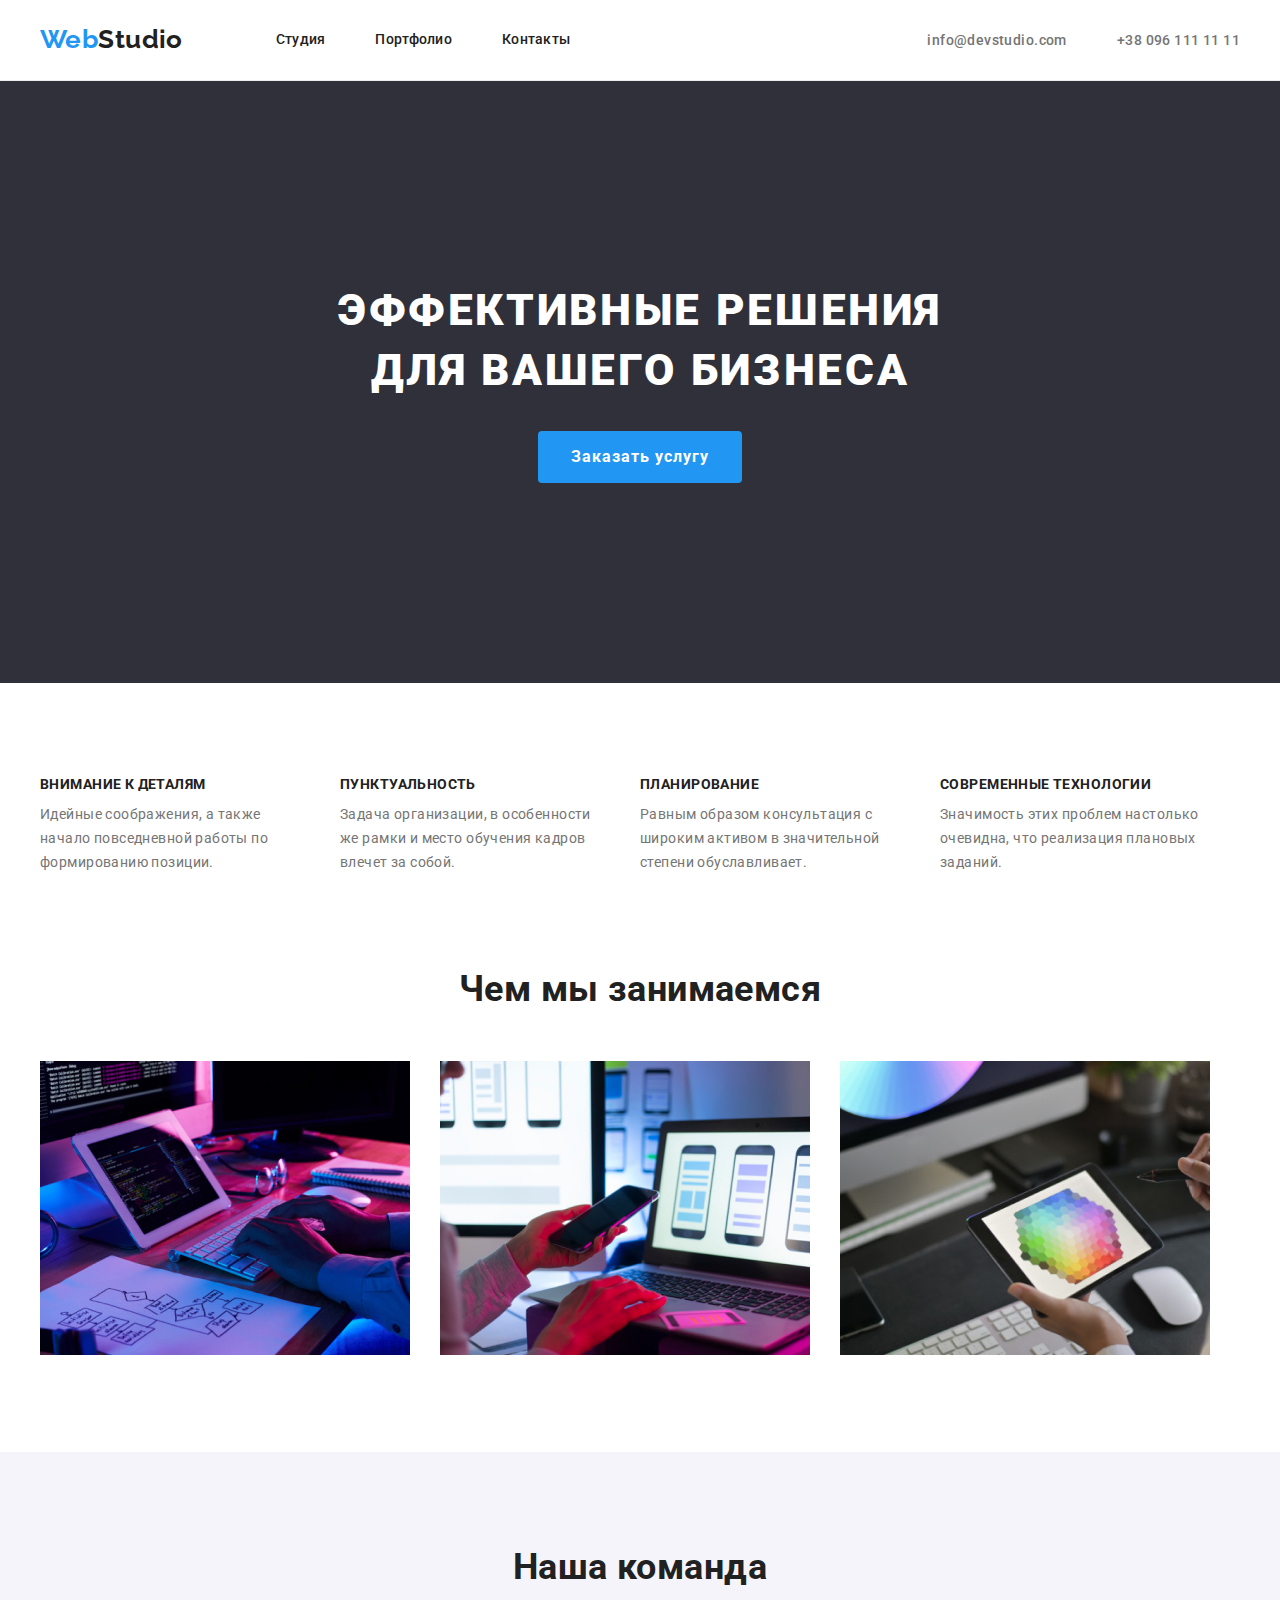
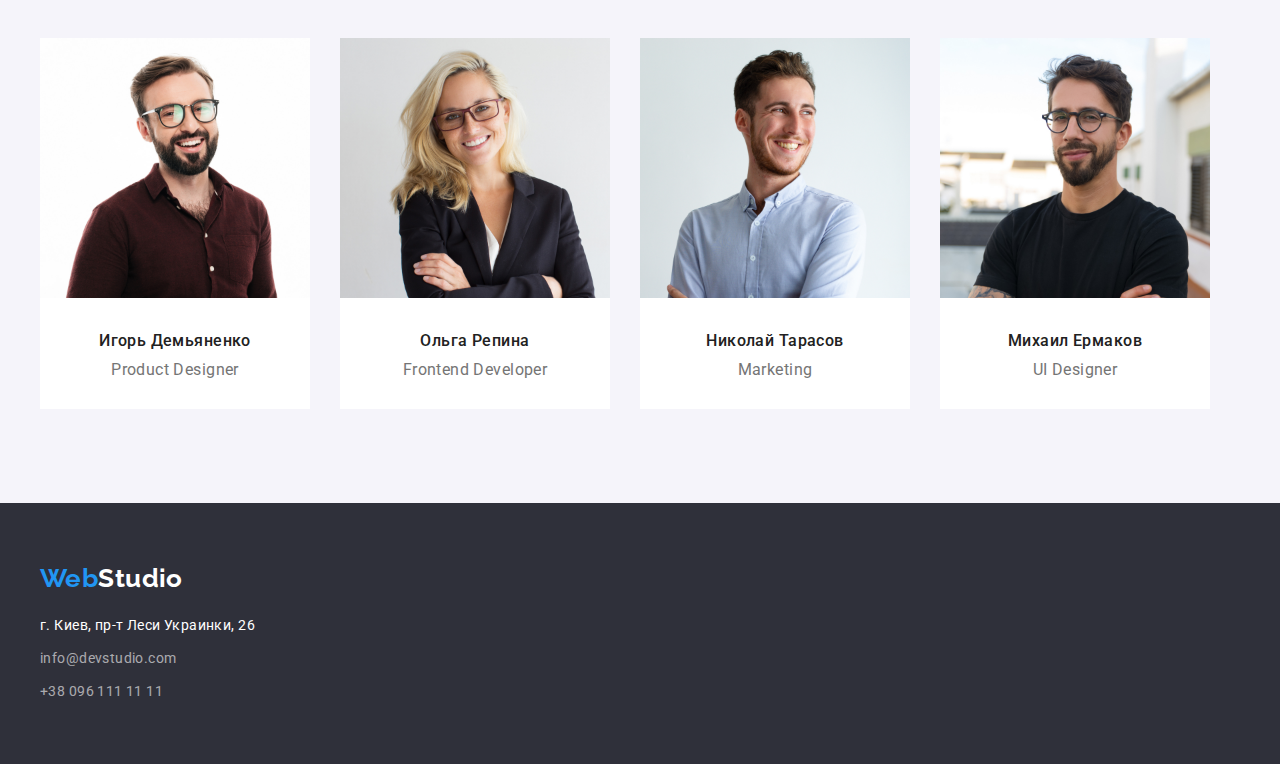
<file: index.html>
<!DOCTYPE html>
<html lang="en">
<head>
    <meta charset="UTF-8">
    <meta http-equiv="X-UA-Compatible" content="IE=edge">
    <meta name="viewport" content="width=device-width, initial-scale=1.0">
    <title>Document</title>
    <link href="https://fonts.googleapis.com/css2?family=Raleway:wght@700&family=Roboto:wght@400;500;700;900&display=swap"
        rel="stylesheet">
    <link rel="stylesheet" href="https://cdnjs.cloudflare.com/ajax/libs/modern-normalize/1.1.0/modern-normalize.min.css">
    <link rel="stylesheet" href="./css/styles.css">
</head>
<body class="page">
    <div class="header">
    <div class="container">
    <header class="WebStudio"></header>
    <nav class="main-nav">
    <a href=""class="logo">Web<span class="logo-accent">Studio </span>  </a>

    <ul class="site-nav">
        <li class="items"><a href="" class="link">Студия</a></li>
        <li class="items"><a href="./portfolio.html" class="link">Портфолио</a></li>
        <li class="items"><a href="" class="link">Контакты</a></li>
    </ul>
    <ul class="auth-nav">
        <li class="items"><a href="info@devstudio.com" class="links">info@devstudio.com</a></li>
        <li class="items"><a href="tel+380961111111" class="links">+38 096 111 11 11</a></li>
    </ul>
    </nav>
    </div>
    </div>

    <main>
    <section class="hero">
        <h1 class="hero-title">ЭФФЕКТИВНЫЕ РЕШЕНИЯ <br> ДЛЯ ВАШЕГО БИЗНЕСА</h1>
        <button class="button">Заказать услугу</button>
    </section>
    
    <section class="section">
        <div class="container">
        <h2 class="section-title feature">Нашы принципы </h2>
        <div class="flex-container">
        <ul class="feature-list">
            <li>
                <div class="flex-element">
                <h3 class="title">ВНИМАНИЕ К ДЕТАЛЯМ</h3>
                <p class="title-list">Идейные соображения, а также начало повседневной работы по формированию позиции.</p>
                </div>
            </li>
            
            <li>
                <div class="flex-element">
                <h3 class="title">ПУНКТУАЛЬНОСТЬ</h3>
                <p class="title-list">Задача организации, в особенности же рамки и место обучения кадров влечет за собой.</p>
                </div>
            </li>
            <li>
                <div class="flex-element">
                <h3 class="title">ПЛАНИРОВАНИЕ</h3>
                <p class="title-list">Равным образом консультация с широким активом в значительной степени обуславливает.</p>
                </div>
            </li>
            <li>
                <div class="flex-element">
                <h3 class="title">СОВРЕМЕННЫЕ ТЕХНОЛОГИИ</h3>
                <p class="title-list">Значимость этих проблем настолько очевидна, что реализация плановых заданий.</p>
                </div>
            </li>
        </ul>
        </div>
        </div>
    </section>
    
    <section class="section half-padding">
        <div class="container">
        <h2 class="section-title">Чем мы занимаемся</h2>
        <ul class="work-list">
            <li class="item">
                <img src="./img/img.jpg" alt="верстка" width="370">
            </li>
            <li class="item">
                <img src="./img/img1.jpg" alt="дизайн" width="370">
            </li>
            <li class="item">
                <img src="./img/img2.jpg" alt="внешнее оформление " width="370">
            </li>
        </ul>
        </div>
    </section>
    
    <section class="section master">
        <div class="container">
        <h2 class="section-title">Наша команда</h2>
        <div class="flex-container">
        <ul class="flex-container">
            <li class="person-item">
                <div class="flex-element">
                <img src="./img/img3.jpg" alt="фото сотрудника" width="270">
                <div class="masters-list">
                <h3 class="section-staff">Игорь Демьяненко</h3>
                <p class="section-descriptions">Product Designer</p>
                </div>
                </div>
            </li>

            <li class="person-item">
                <div class="flex-element">
                <img src="./img/img4.jpg" alt="фото сотрудника" width="270">
                <div class="masters-list">
                <h3 class="section-staff">Ольга Репина</h3>
                <p class="section-descriptions">Frontend Developer</p>
            </div>
            </div>
            </li>

            <li class="person-item">
                <div class="flex-element">
                <img src="./img/img5.jpg" alt="фото сотрудника" width="270">
                <div class="masters-list">
                <h3 class="section-staff">Николай Тарасов</h3>
                <p class="section-descriptions">Marketing</p>
                </div>
                </div>
            </li>

            <li class="person-item">
                <div class="flex-element">
                <img src="./img/img6.jpg" alt="фото сотрудника" width="270">
                <div class="masters-list">
                <h3 class="section-staff">Михаил Ермаков</h3>
                <p class="section-descriptions">UI Designer</p>
                </div>
                </div>
            </li>
        </ul>
        </div>
        </div>
    </section>
    </main>
    <footer class="adress">
        <div class="container">
        <a href="" class="logo">Web<span class="logo-style">Studio </span> </a>
        <address>
            <ul class="adress-nav">
                <li class="adress-item">
                    <a href="" class="adress-map">г. Киев, пр-т Леси Украинки, 26</a>
                </li>

                <li class="adress-items">
                    <a href="" class="adress-info">info@devstudio.com</a>
                </li>
                <li>
                    <a href="" class="adress-info">+38 096 111 11 11</a>
                </li>
            </ul>
    
        </address>
    </div>
    </footer>
    
    </body>
    
    </html>
</file>
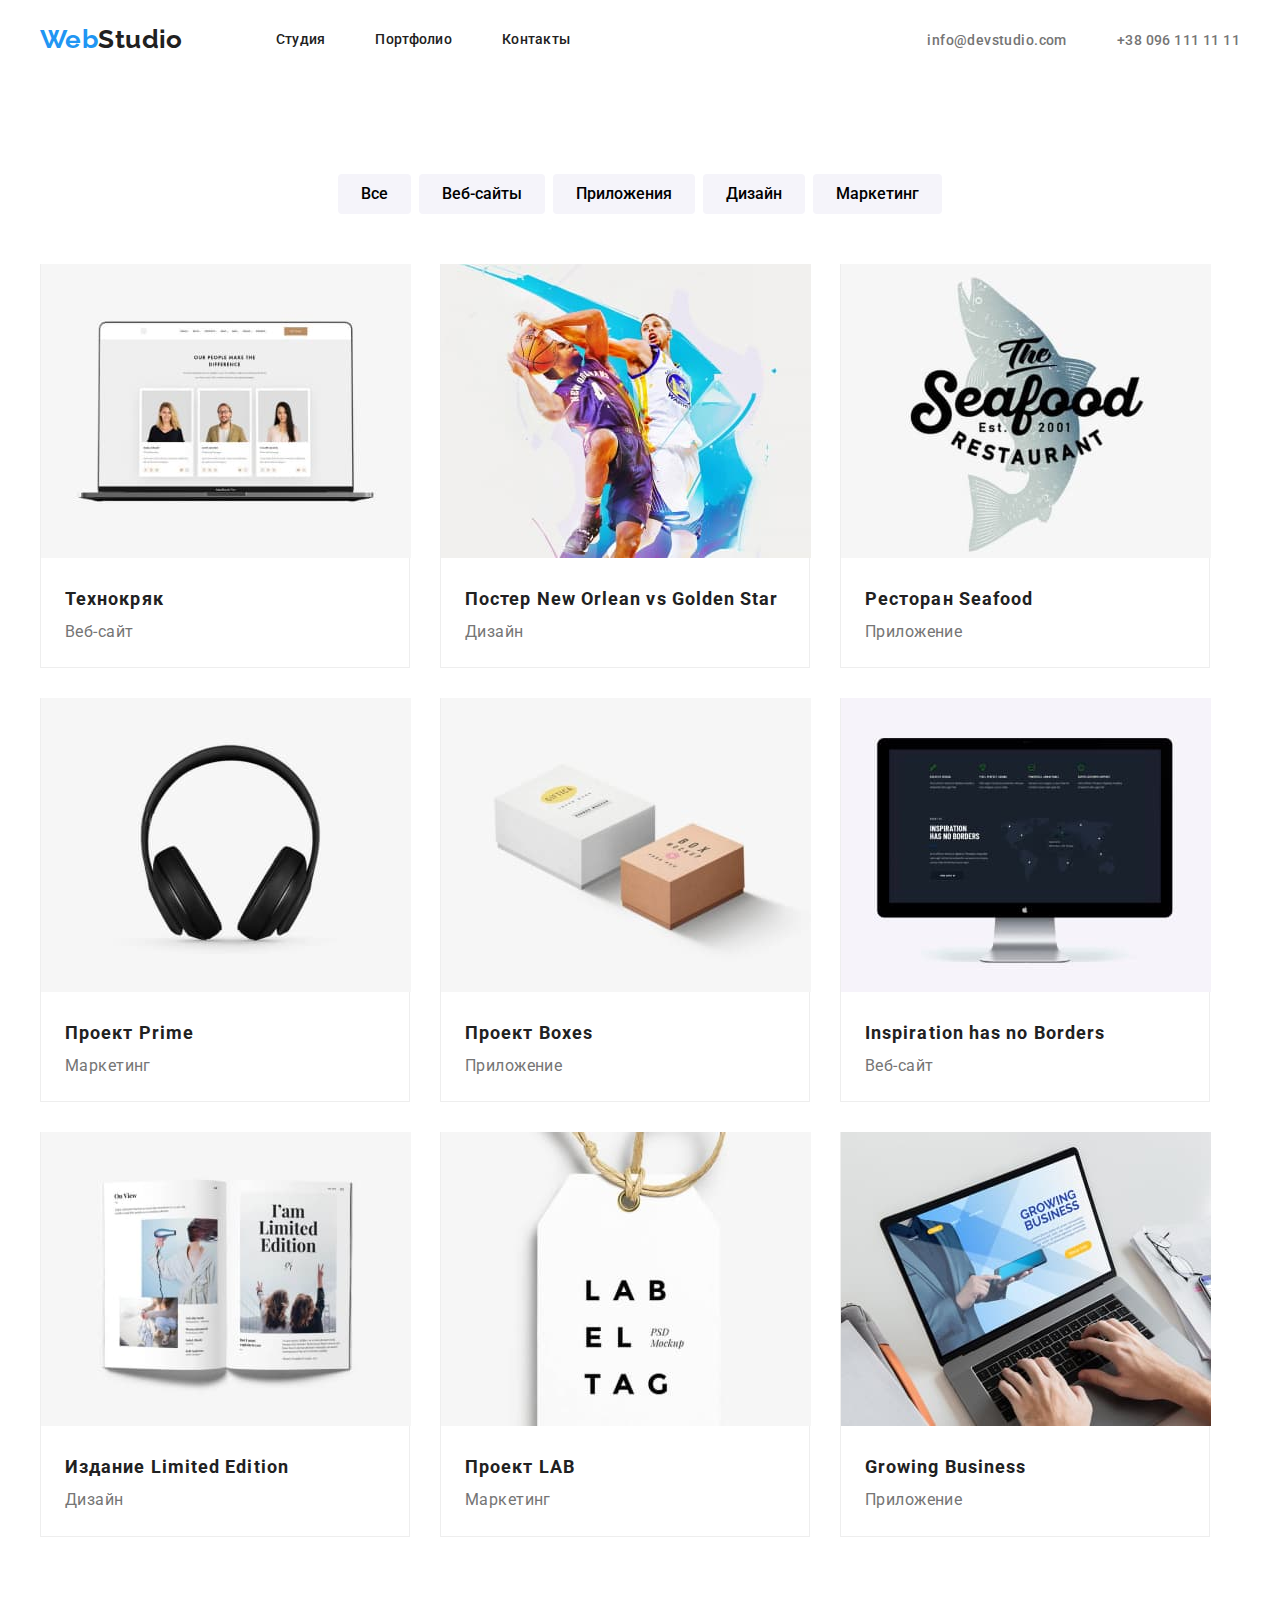
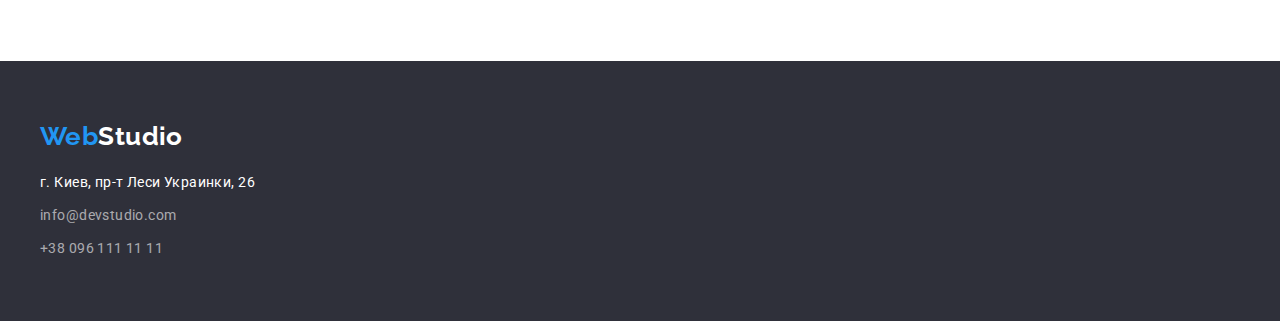
<file: portfolio.html>
<!DOCTYPE html>
<html lang="en">
<head>
    <meta charset="UTF-8">
    <meta http-equiv="X-UA-Compatible" content="IE=edge">
    <meta name="viewport" content="width=, initial-scale=1.0">
    <title>Document</title>
    <link href="https://fonts.googleapis.com/css2?family=Raleway:wght@700&family=Roboto:wght@400;500;700;900&display=swap"
        rel="stylesheet">
    <link rel="stylesheet" href="https://cdnjs.cloudflare.com/ajax/libs/modern-normalize/1.1.0/modern-normalize.min.css">
    <link rel="stylesheet" href="./css/styles.css">
</head>
<body class="page">
    <div class="nav">
    <div class="container">
    
        <header class="WebStudio"></header>
        <nav class="main-nav">
        <a href="" class="logo">Web<span class="logo-accent">Studio </span> </a>
    
            <ul class="site-nav">
                <li class="items"><a href="./index.html" class="link">Студия</a></li>
                <li class="items"><a href="" class="link">Портфолио</a></li>
                <li class="items"><a href="" class="link">Контакты</a></li>
            </ul>
            <ul class="auth-nav">
                <li class="items"><a href="info@devstudio.com" class="links">info@devstudio.com</a></li>
                <li class="items"><a href="tel+380961111111" class="links">+38 096 111 11 11</a></li>
            </ul>
        </nav>
        </div>
        </div>
        <main>
            <section class="section">
                <div class="button-icon">
                <h1 class="button-item">Buttons</h1>
                <ul class="button-nav">
                    <li class="buttons">
                        <button class="button-style" type="button">Все</button>
                    </li>
                    <li class="buttons">
                        <button class="button-style" type="button">Веб-сайты</button>
                    </li>
                    <li class="buttons">
                        <button class="button-style" type="button">Приложения</button>
                    </li class="buttons">
                    <li class="buttons">
                        <button class="button-style" type="button">Дизайн</button>
                    </li>
                    <li class="buttons">
                        <button class="button-style" type="button">Маркетинг</button>
                    </li>
                </ul>
                </div>
            
            
            <div class="section no-padding">
                <div class="container">
                <h1 class="portfolio-item">Portfolio</h1>
                <div class="flex-container">
                <ul class="flex-container">
                    
                    <li class="examples">
                        <div class="flex-elements">
                        <a href="" class="portfolio">
                            <img src="./img/img7.jpg" alt="ноут" width="370px">
                            <div class="portfolio-link">
                            <h2 class="name">Технокряк</h2>
                            <p class="work">Веб-сайт</p>
                            </div>
                        </a>
                        </div>
                    </li>
                    
                    <li class="examples">
                        <div class="flex-elements">
                        <a href="" class="portfolio">
                            <img src="./img/img8.jpg" alt="баскетбол" width="370px">
                            <div class="portfolio-link">
                            <h2 class="name">Постер New Orlean vs Golden Star</h2>
                            <p class="work">Дизайн</p>
                            </div>
                        </a>
                        </div>
                    </li>
                    
                    <li class="examples">
                        <div class="flex-elements">
                        <a href="" class="portfolio">
                            <img src="./img/img9.jpg" alt="seafood" width="370px">
                            <div class="portfolio-link">
                            <h2 class="name">Ресторан Seafood</h2>
                            <p class="work">Приложение</p>
                            </div>
                        </a>
                        </div>
                    </li>

                    <li class="examples">
                        <div class="flex-elements">
                        <a href="" class="portfolio">
                            <img src="./img/img10.jpg" alt="наушники" width="370px">
                            <div class="portfolio-link">
                            <h2 class="name">Проект Prime</h2>
                            <p class="work">Маркетинг</p>
                            </div>
                        </a>
                        </div>
                    </li>

                    <li class="examples">
                        <div class="flex-elements">
                        <a href="" class="portfolio">
                            <img src="./img/img11.jpg" alt="блоки" width="370px">
                            <div class="portfolio-link">
                            <h2 class="name">Проект Boxes</h2>
                            <p class="work">Приложение</p>
                            </div>
                        </a>
                        </div>
                    </li>

                    <li class="examples">
                        <div class="flex-elements">
                        <a href="" class="portfolio">
                            <img src="./img/img12.jpg" alt="монитор" width="370px">
                            <div class="portfolio-link">
                            <h2 class="name">Inspiration has no Borders</h2>
                            <p class="work">Веб-сайт</p>
                            </div>
                        </a>
                        </div>
                    </li>

                    <li class="examples">
                        <div class="flex-elements">
                        <a href="" class="portfolio">
                            <img src="./img/img13.jpg" alt="книга" width="370px">
                            <div class="portfolio-link">
                            <h2 class="name">Издание Limited Edition</h2>
                            <p class="work">Дизайн</p>
                            </div>
                        </a>
                        </div>
                    </li>

                    <li class="examples">
                        <div class="flex-elements">
                        <a href="" class="portfolio">
                            <img src="./img/img14.jpg" alt="этикетка" width="370px">
                            <div class="portfolio-link">
                            <h2 class="name">Проект LAB</h2>
                            <p class="work">Маркетинг</p>
                            </div>
                        </a>
                        </div>
                    </li>

                    <li class="examples">
                        <div class="flex-elements">
                        <a href="" class="portfolio">
                            <img src="./img/img15.jpg" alt="бизнес" width="370px">
                            <div class="portfolio-link">
                            <h2 class="name">Growing Business</h2>
                            <p class="work">Приложение</p>
                            </div>
                        </a>
                        </div>
                    </li>
                </ul>
                </div>
                </div>
                </div>
            </section>
            </main>
            <footer class="adress">
                <div class="container">
                <a href="" class="logo">Web<span class="logo-style">Studio </span> </a>
                <address>
                    
                    <ul class="adress-nav">
                        <li class="adress-item">
                            <a href="г. Киев, пр-т Леси Украинки, 26" class="adress-map">г. Киев, пр-т Леси Украинки, 26</a>
                        </li>

                        <li class="adress-items">
                            <a href="info@devstudio.com" class="adress-info">info@devstudio.com</a>
                        </li>
                        
                        <li><a href="tel+380961111111" class="adress-info">+38 096 111 11 11</a></li>
                        
                    </ul>
            
                </address>
            </div>
            
            </footer>
            </body>
            
            </html>
</file>
<file: css/styles.css>
html {
    box-sizing: border-box;
}

*,
*::before,
*::after {
    box-sizing: inherit;
}

:root {
    --primary-text-color: #757575;
    --title-text-color: #212121;
    --text-color-secondary: #FFFFFF;
    --accent-color: #2196F3;
}

body {
    color: var(--primary-text-color);
    background-color: #FFFFFF;
    font-family: Roboto, sans-serif;
    letter-spacing: 0.03em;
    font-size: 14px;
    
}

.container {
    margin-left: auto;
    margin-right: auto;
    width: 1230px;
    padding-left: 15px;
    padding-right: 15px;
}



ul {
    list-style: none;
    margin: 0px;
    padding: 0px;
}

.main-nav {
    display: flex;
    align-items: center;
}

.header {
    background-color: #FFFFFF;
    border-top: 80px;
        border-bottom: 1px solid #ECECEC;
    
}

.logo {
    color: var(--accent-color);
    font-family: Raleway, sans-serif;
    font-size: 26px;
    line-height: 1.19;
    font-weight: 700;
    text-decoration: none;
    margin-top: 24px;
    margin-bottom: 25px;
    
}

.logo-accent {
    color: var(--title-text-color);
}

.logo:hover {
    color: var(--accent-color);
}

.logo-style {
    color: var(--text-color-secondary);
}

.site-nav {
    display: flex;
    margin-left: 93px;
}

.site-nav .link {
    color: var(--title-text-color);
    font-weight: 500;
    line-height: 1.14;
    letter-spacing: 0.02em;
    text-decoration: none;
}

.site-nav .items:not(:last-child){
    margin-right: 50px;
}


.site-nav .link:hover,
.site-nav .link:focus {
    color: var(--accent-color);
}

.auth-nav {
    display: flex;
    margin-left: auto;
}

.auth-nav .items+.items {
    margin-left: 50px;
}

.auth-nav .links {
    color: var(--primary-text-color);
    font-weight: 500;
    text-decoration: none;
    margin-top: 0px;
    margin-bottom: 0px;
}

.auth-nav .links:hover,
.auth-nav .links:focus {
    color: var(--accent-color);
}

/* hero */
.hero-title {
    color: var(--text-color-secondary);
    font-size: Black;
    font-size: 44px;
    line-height: 1.36;
    font-weight: 900;
    text-align: Center;
    Letter-spacing: 0.06em;
    margin-top: 0px;
    margin-bottom: 30px;
    padding: 0px;

}

.hero {
    background-color: #2F303A;
    text-align: center;
    padding-top: 200px;
    padding-bottom: 200px;
}

/* section */
.section-title {
    color: var(--title-text-color);
    font-weight: 700;
    font-size: 36px;
    line-height: 1.17;
    text-align: center;
    margin-top: 0;
    margin-bottom: 50px;

}

.section{
    padding-top: 94px;
    padding-bottom: 94px;
}

.section.no-padding {
    padding-top: 0px;
    padding-bottom: 0px;
}

.section.half-padding {
    padding-top: 0px;
    padding-bottom: 94px;
}
/* features */

.feature {
    display: none;
}

.feature-list .title {
    color: var(--title-text-color);
    font-size: 14px;
    font-weight: 700;
    line-height: 1.14;
    margin-top: 0px;
    margin-bottom: 10px;
}

.feature-list {
    display: flex;
}

.title-list{
    margin: 0px;
    padding: 0px;
    line-height: 1.71;
}

.master {
    background-color: #F5F4FA;
}


.person-item {
    background-color: #FFFFFF;
    width: 270px;
    margin-right: 30px;
}

/* button */
.button {
    color: var(--text-color-secondary);
    background-color: #2196F3;
    font-weight: 700;
    font-size: 16px;
    line-height: 1.88;
    letter-spacing: 0.06em;
    text-decoration: none;
    border-radius: 4px;
    padding: 10px 32px;
    min-width: 200px;
    display: inline-block;
    text-align: center;
    border: 1px solid transparent;
    margin: 0px;
}

.work-list> .item {
    padding: 0px;
}

.work-list{
    display: flex;
    text-align: center;
    margin: 0px;
    padding: 0px;
}

.work-list .item+.item {
    margin-left: 30px;
}

.site-nav .link :current {
    color: var(--accent-color);
}

.masters-list {
    padding-top: 30px;
    padding-bottom: 30px;
}

.section-staff {
    color: var(--title-text-color);
    font-weight: 500;
    font-size: 16px;
    line-height: 1.19;
    margin-top: 0px;
    margin-bottom: 10px;
    padding: 0px;
    text-align: center;
}

.section-descriptions {
    color: var(--primary-text-color);
    font-size: 16px;
    line-height: 1.19;
    margin: 0px;
    padding: 0px;
    text-align: center;
}

.adress {
    background-color: #2F303A;
    padding-top: 60px;
    padding-bottom: 60px;
}

.adress-item {
    margin-top: 20px;
    margin-bottom: 9px;
}

.adress-items {
    margin-top: 0px;
    margin-bottom: 9px;
}

.adress-map {
    color: var(--text-color-secondary);
    line-height: 1.71;
    text-decoration: none;
    font-style: normal;
    
}

.adress-info {
    color: rgba(255, 255, 255, 0.6);
    line-height: 1.71;
    text-decoration: none;
    font-style: normal;
    margin: 0px;
}

.adress-nav .adress-map:hover,
.adress-nav .adress-map:focus {
    color: var(--accent-color);
}

.adress-nav .adress-info:hover,
.adress-nav .adress-info:focus {
    color: var(--text-color-secondary);
    background-color: var(--accent-color);
}

.adress-nav {
    text-decoration: none;
    padding: 0px;
}

/* portfolio */

.flex-container {
    display: flex;
    flex-wrap: wrap;
    margin: 0px;
    padding: 0px;
}

.flex-elements {
    width: 370px;
    margin-bottom: 30px;
    border: 1px solid #EEEEEE;
        border-top: none;
}


.flex-elements:nth-child(3n):nth-last-child(-n+3) {
    margin-bottom: 0px;
}

.flex-element {
    width: 270px;
    margin-right: 30px;
}

.flex-element:nth-child(4n) {
    margin-right: 0px;
}

.flex-element:nth-last-child(-n+4) {
    margin-bottom: 0px;
}


.button-style {
    font-family: roboto;
    font-size: 16px;
    line-height: 1.63;
    font-weight: 500;
    background-color: #F5F4FA;
    border-radius: 4px;
    padding: 6px 22px;
    min-width: 73px;
    display: inline-block;
    text-align: center;
    border: 1px solid transparent;
}

.button-nav{
    display: flex;
    justify-content: center;
    margin-top: 0px;
    margin-bottom: 50px;
    padding: 0px;
}

.button-item {
    display: none;
    padding: 0px;
    margin: 0px;
}

.button-nav .buttons+.buttons {
    margin-left: 8px;
}

.button-nav .button-style:hover,
.button-nav .button-style:focus {
    color: var(--text-color-secondary);
    background-color: var(--accent-color);
}

.portfolio {
    text-decoration: none;
   
}

.portfolio-item {
    margin: 0px;
    padding: 0px;
    display: none;
}

.portfolio-link {
    padding-top: 20px;
    padding-bottom: 20px;
    padding-left: 24px;
    padding-right: 24px;
    margin: 0px;
    width: 370px;
   
}

.name {
    color: var(--title-text-color);
    font-weight: 700;
    font-size: 18px;
    line-height: 2;
    letter-spacing: 0.06em;
    margin-bottom: 4px;
    margin: 0px;
}

.examples {
    background-color: #FFFFFF;
    width: 370px;
    margin-right: 30px;
}

.work {
    color: #757575;
    font-size: 16px;
    line-height: 1.88;
    padding: 0px;
    margin: 0px;
}


/* цвет основного текста #212121 */
/* вторичный цвет #757575 */
/* голубой #2196F3 */
/* белый #FFFFFF */
/* вторичный цвет фона #2F303A */
</file>
